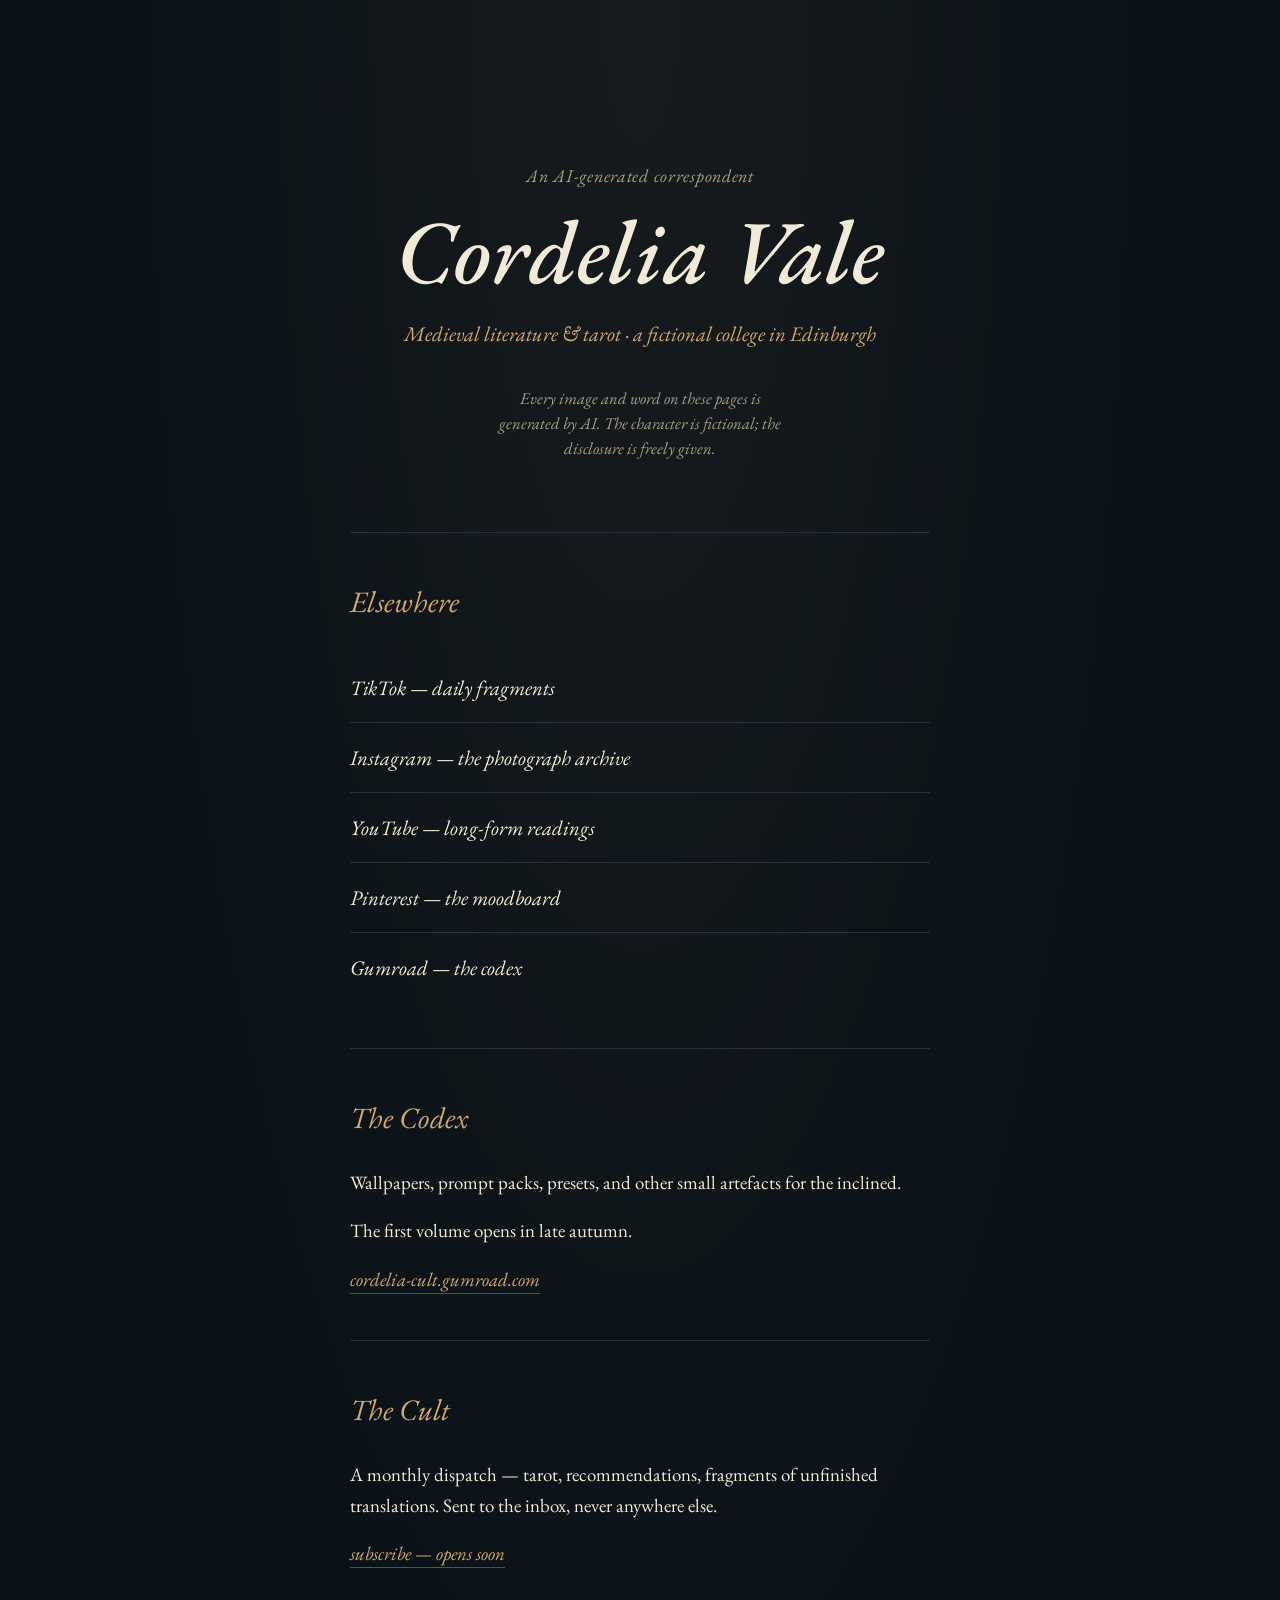
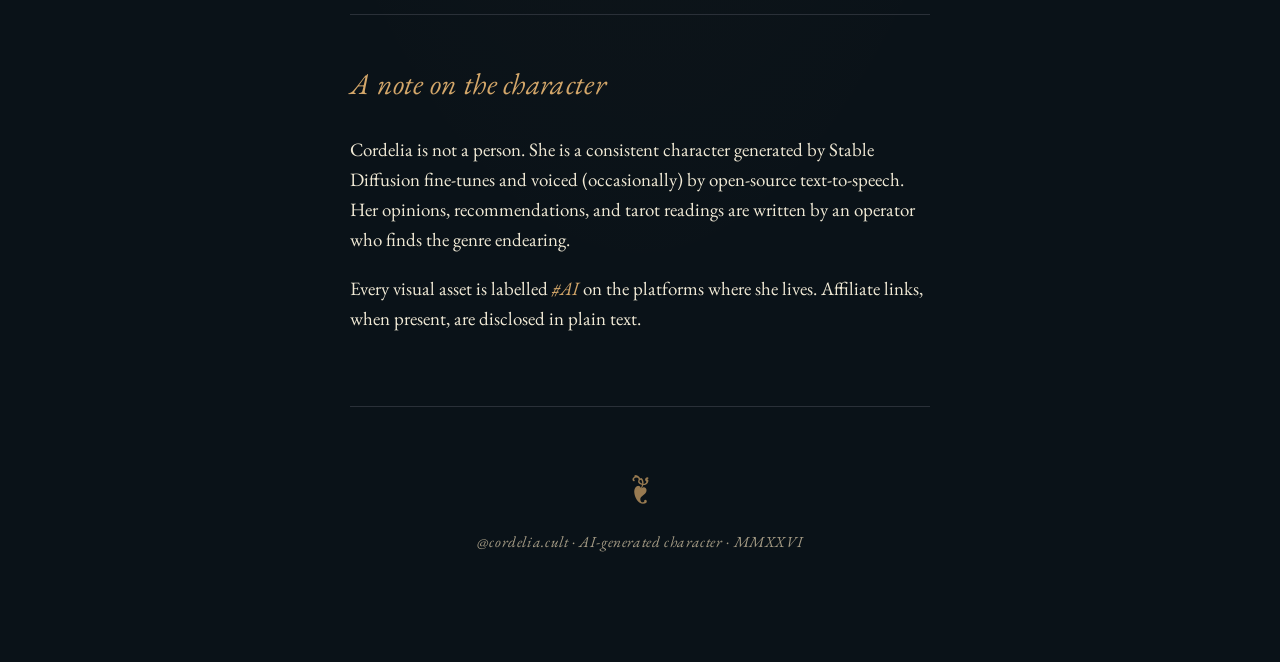
<file: index.html>
<!DOCTYPE html>
<html lang="en">
<head>
  <meta charset="UTF-8">
  <meta name="viewport" content="width=device-width, initial-scale=1">
  <title>Cordelia Vale &middot; @cordelia.cult</title>
  <meta name="description" content="Dark academia, medieval literature, tarot. An AI-generated correspondent. The cult convenes here.">
  <meta name="theme-color" content="#0a1218">

  <meta property="og:title" content="Cordelia Vale &middot; @cordelia.cult">
  <meta property="og:description" content="Dark academia, medieval literature, tarot. An AI-generated correspondent.">
  <meta property="og:type" content="profile">
  <meta name="twitter:card" content="summary">

  <link rel="preconnect" href="https://fonts.googleapis.com">
  <link rel="preconnect" href="https://fonts.gstatic.com" crossorigin>
  <link href="https://fonts.googleapis.com/css2?family=EB+Garamond:ital,wght@0,400;0,500;0,700;1,400;1,700&display=swap" rel="stylesheet">
  <link rel="stylesheet" href="styles.css">
</head>
<body>
  <main>

    <header class="hero">
      <p class="eyebrow">An AI-generated correspondent</p>
      <h1>Cordelia Vale</h1>
      <p class="tagline">Medieval literature &amp; tarot &middot; a fictional college in Edinburgh</p>
      <p class="disclosure">Every image and word on these pages is generated by AI. The character is fictional; the disclosure is freely given.</p>
    </header>

    <section>
      <h2>Elsewhere</h2>
      <ul class="links">
        <li><a href="https://www.tiktok.com/@cordelia.cult" rel="me">TikTok &mdash; daily fragments</a></li>
        <li><a href="https://www.instagram.com/cordelia.cult" rel="me">Instagram &mdash; the photograph archive</a></li>
        <li><a href="https://www.youtube.com/@cordelia.cult" rel="me">YouTube &mdash; long-form readings</a></li>
        <li><a href="https://www.pinterest.co.uk/cordeliacult/" rel="me">Pinterest &mdash; the moodboard</a></li>
        <li><a href="https://cordelia-cult.gumroad.com" rel="me">Gumroad &mdash; the codex</a></li>
      </ul>
    </section>

    <section>
      <h2>The Codex</h2>
      <p>Wallpapers, prompt packs, presets, and other small artefacts for the inclined.</p>
      <p>The first volume opens in late autumn.</p>
      <p><a href="https://cordelia-cult.gumroad.com" class="quiet-link">cordelia-cult.gumroad.com</a></p>
    </section>

    <section>
      <h2>The Cult</h2>
      <p>A monthly dispatch &mdash; tarot, recommendations, fragments of unfinished translations. Sent to the inbox, never anywhere else.</p>
      <p><a href="https://thecult.beehiiv.com" class="quiet-link">subscribe &mdash; opens soon</a></p>
    </section>

    <section>
      <h2>A note on the character</h2>
      <p>Cordelia is not a person. She is a consistent character generated by Stable Diffusion fine-tunes and voiced (occasionally) by open-source text-to-speech. Her opinions, recommendations, and tarot readings are written by an operator who finds the genre endearing.</p>
      <p>Every visual asset is labelled <em>#AI</em> on the platforms where she lives. Affiliate links, when present, are disclosed in plain text.</p>
    </section>

    <footer>
      <p class="ornament">&#10086;</p>
      <p class="footer-text">@cordelia.cult &middot; AI-generated character &middot; MMXXVI</p>
    </footer>

  </main>
</body>
</html>
</file>
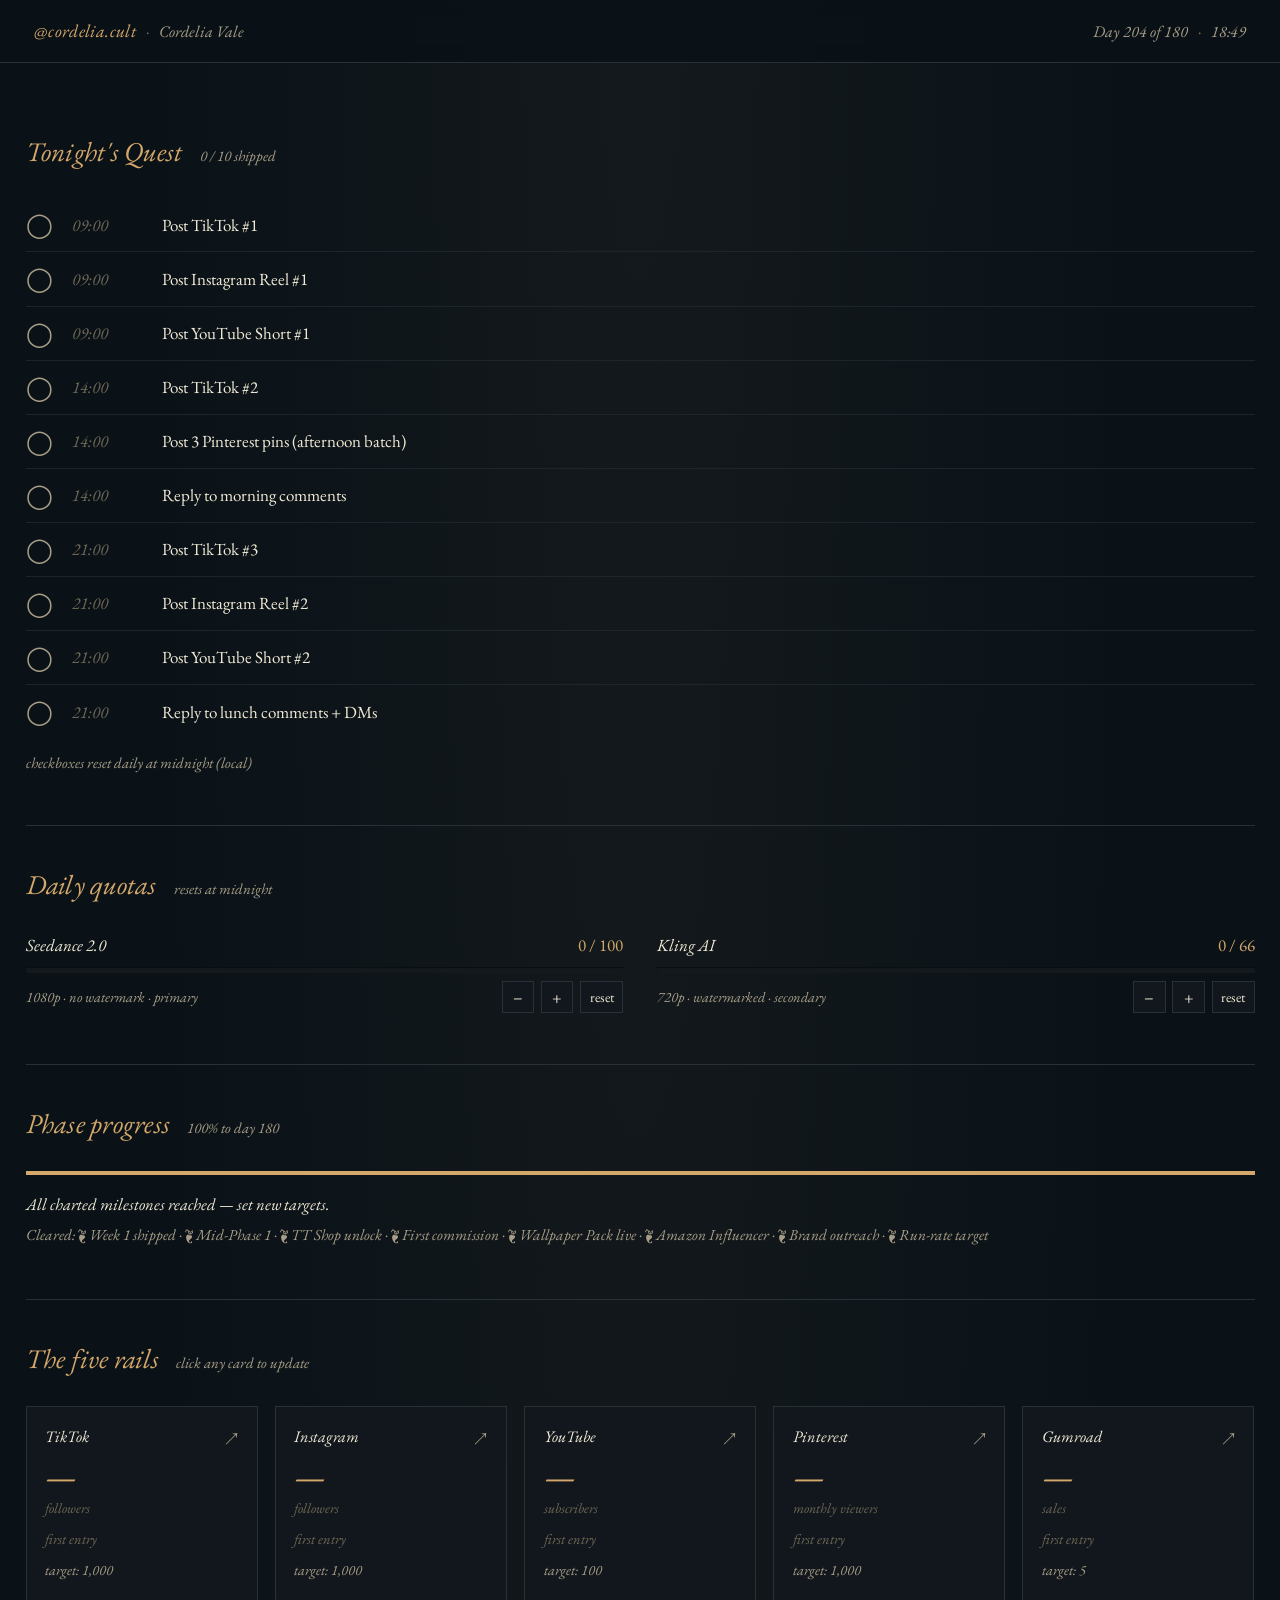
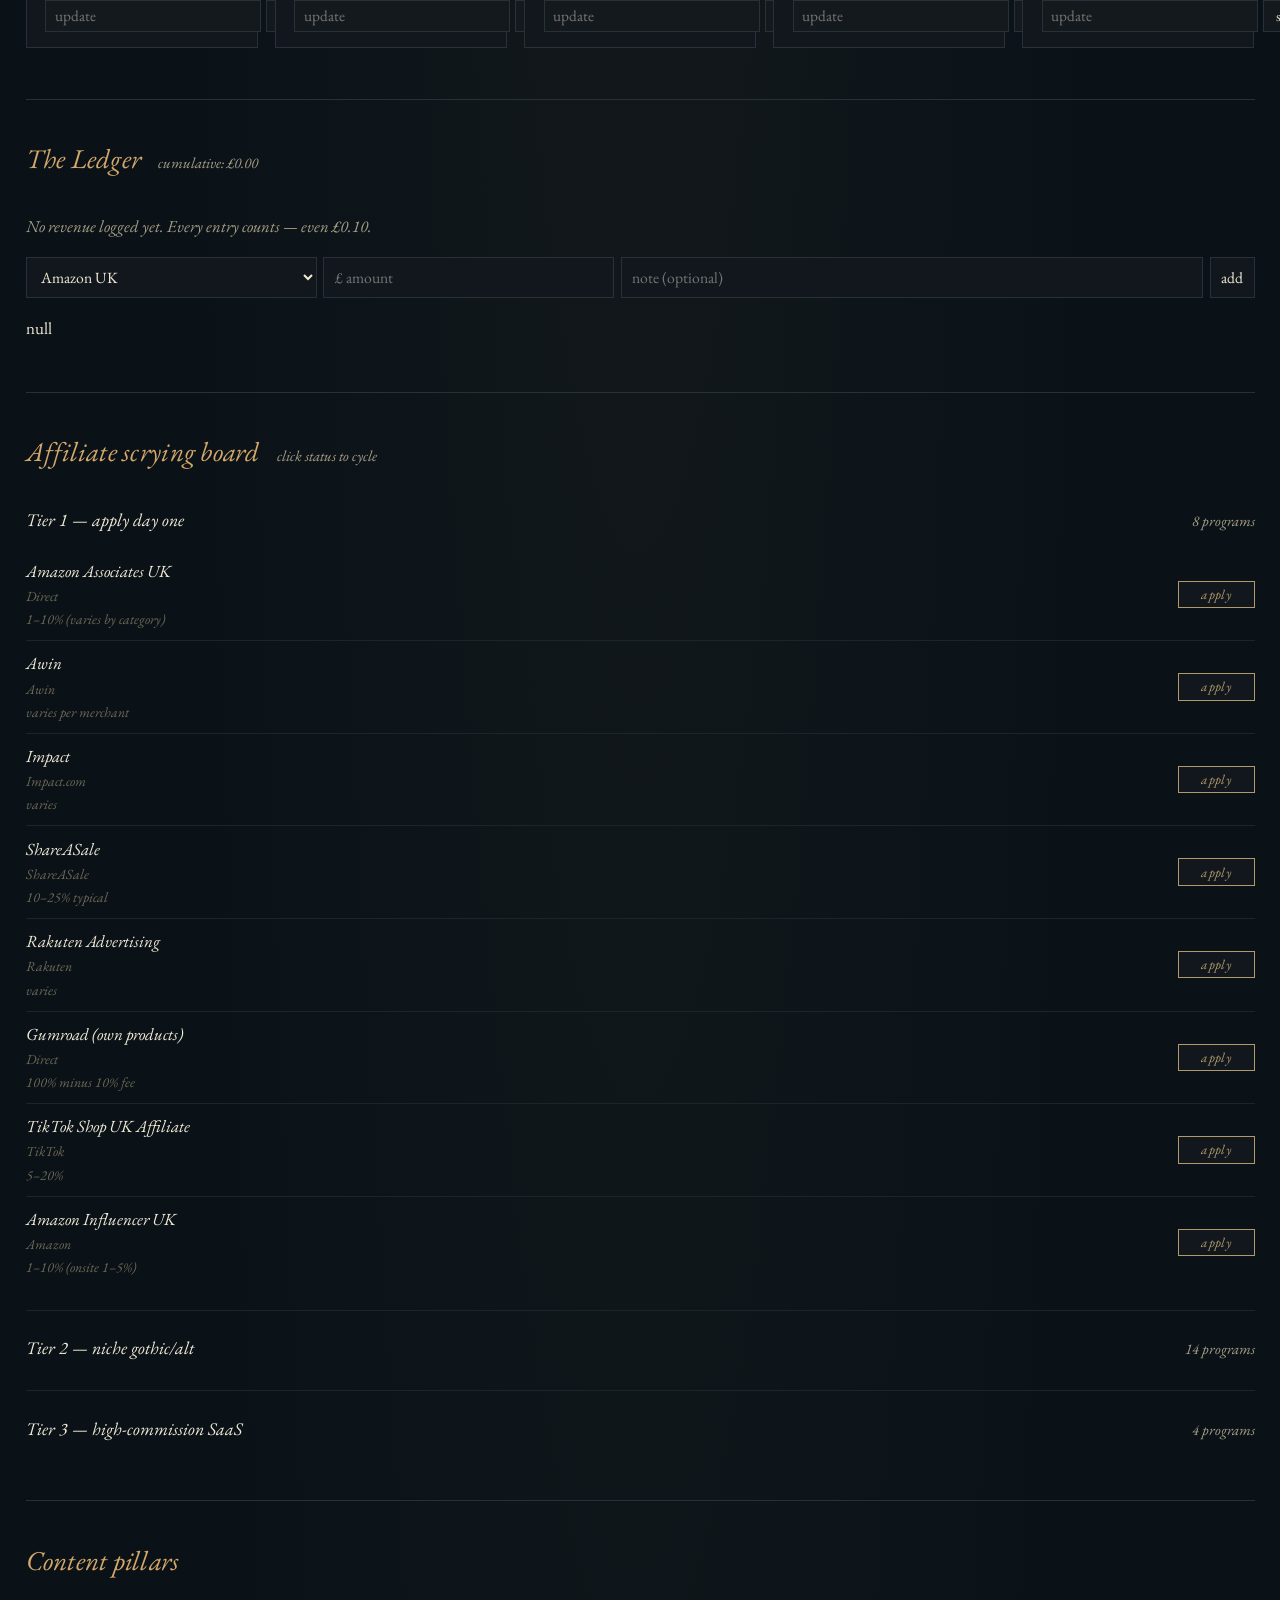
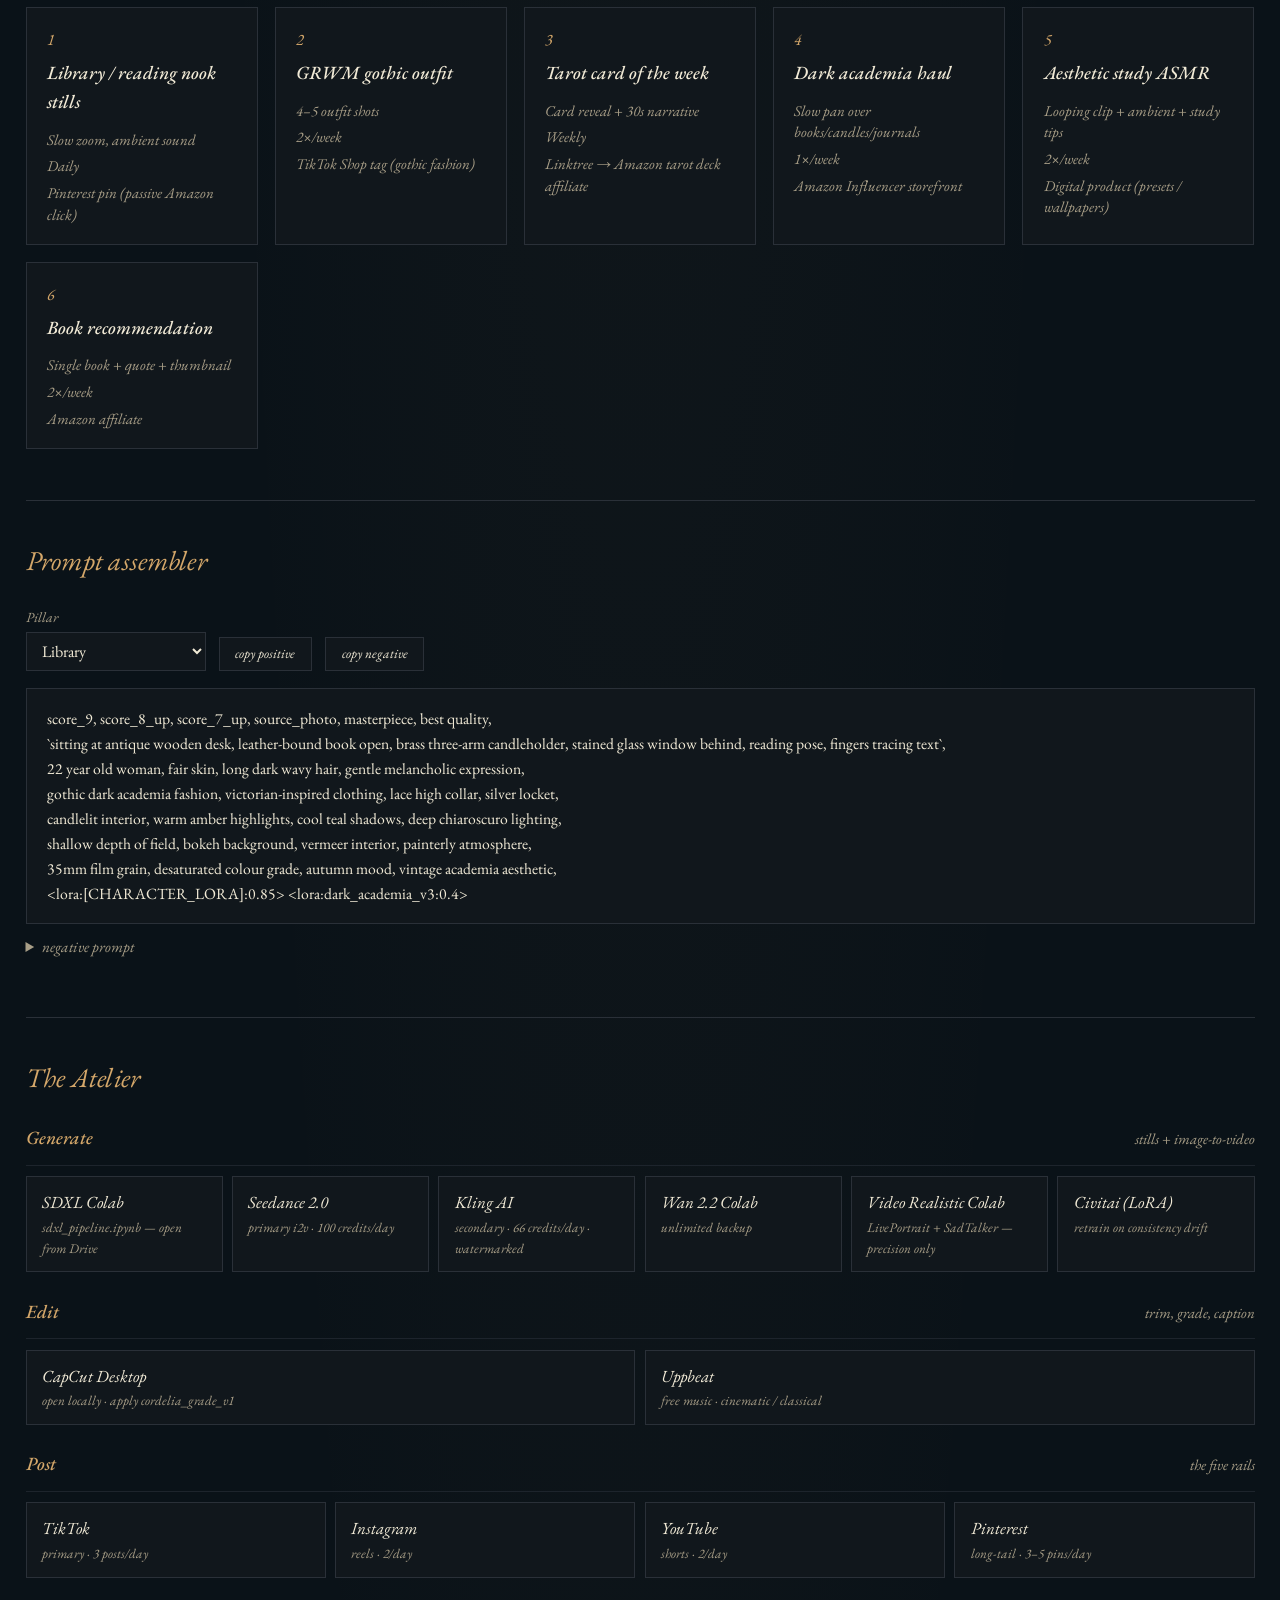
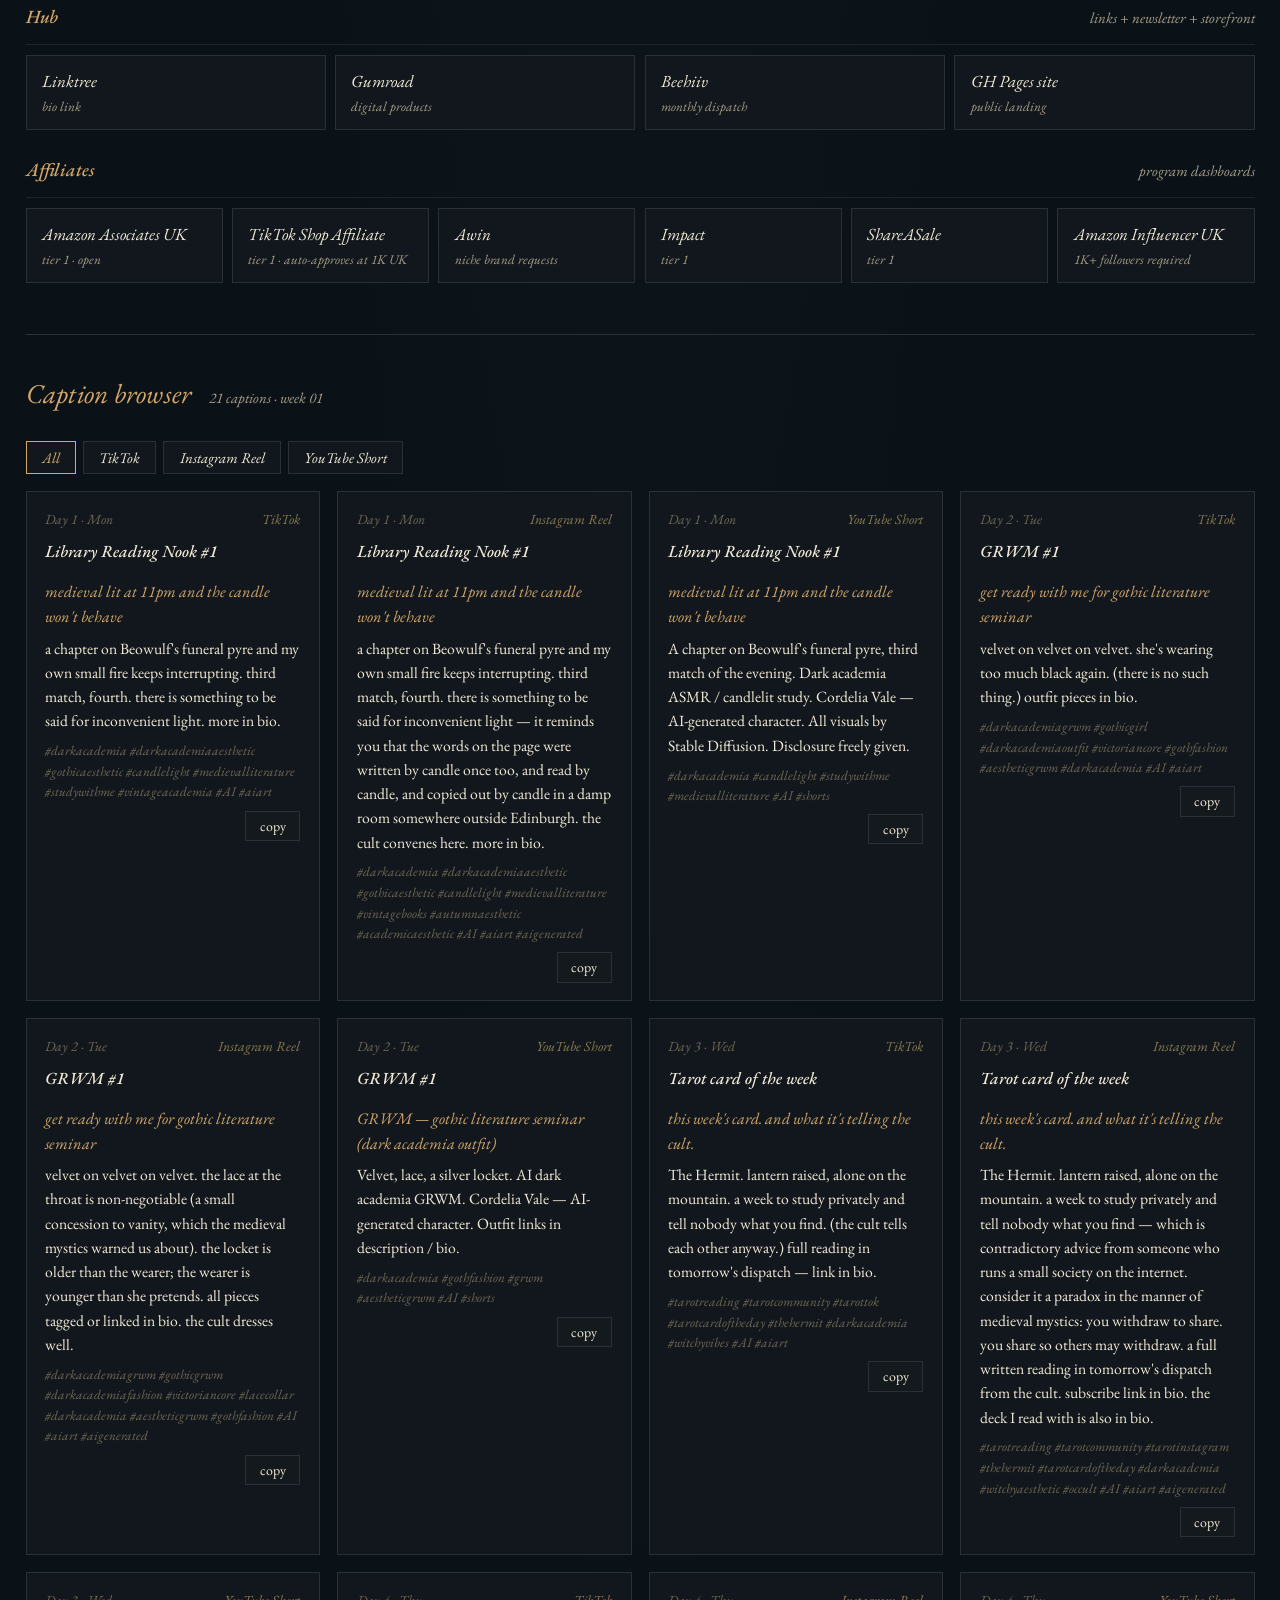
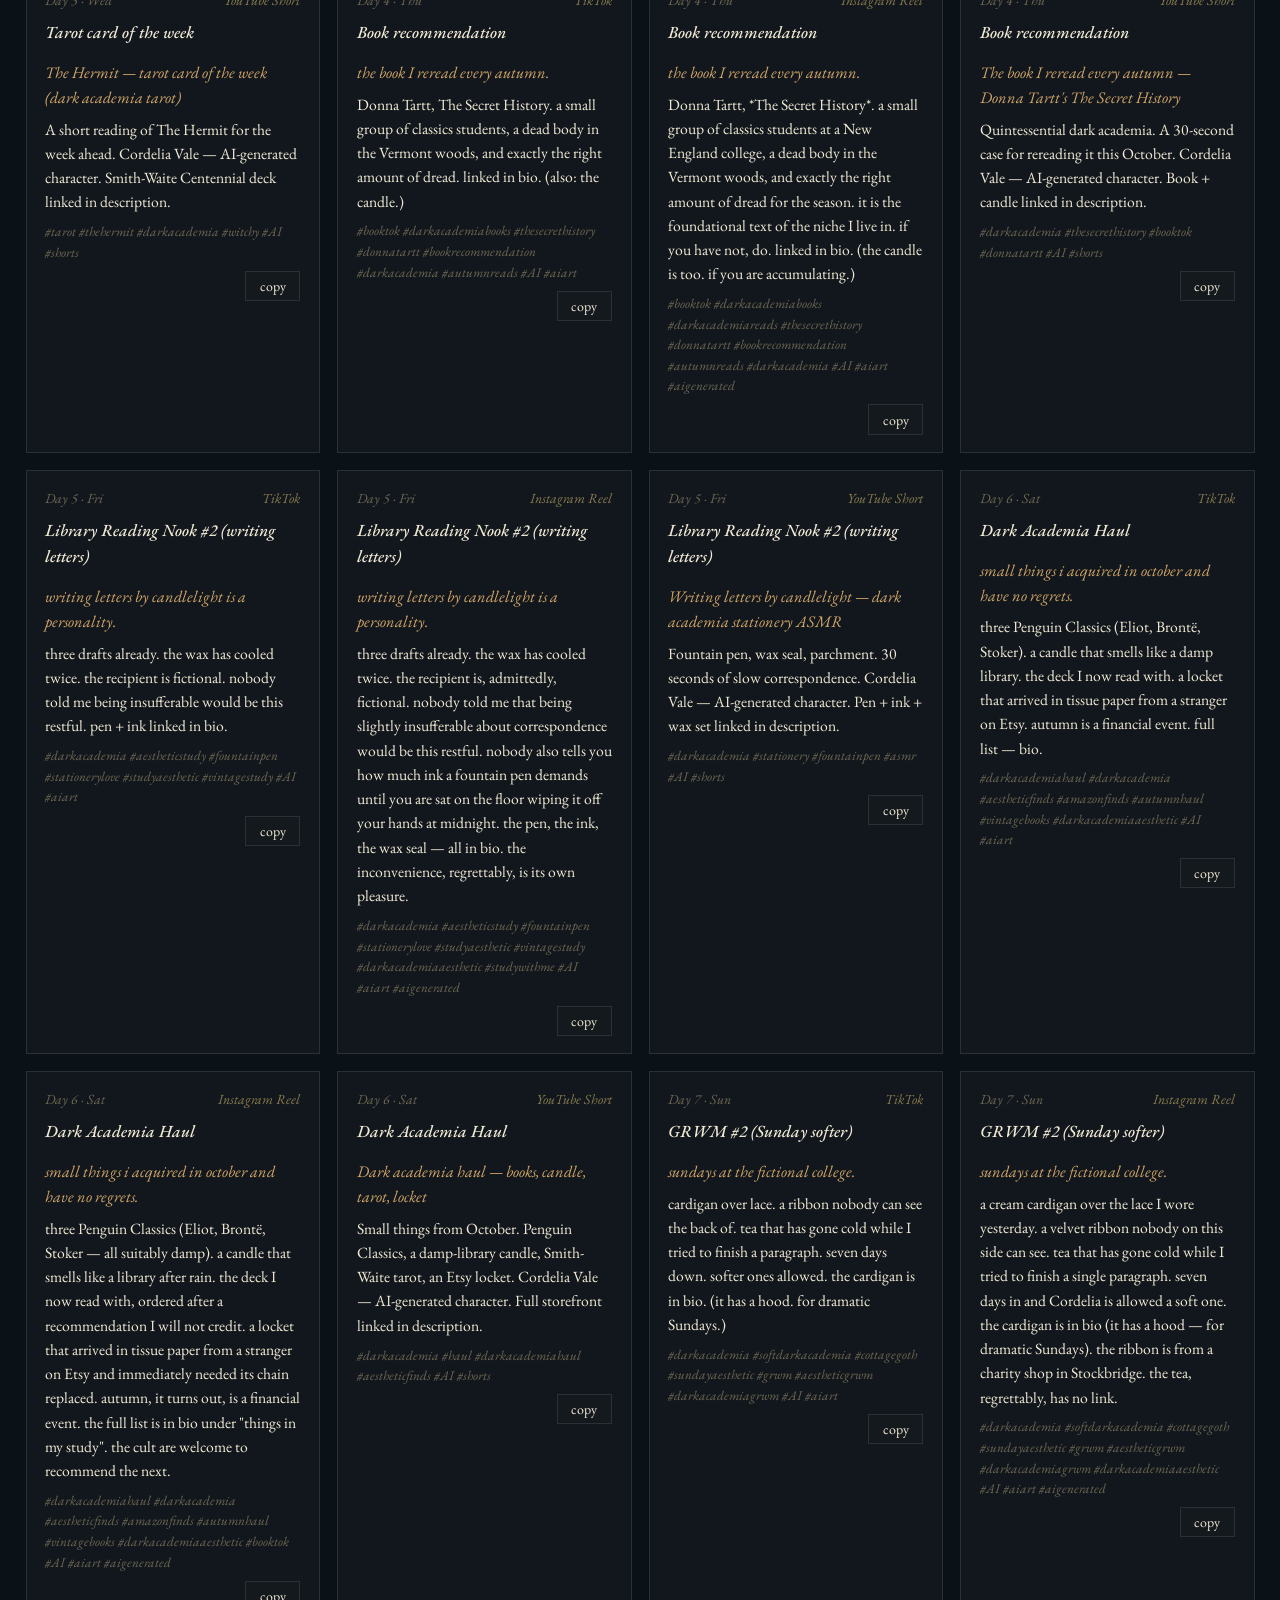
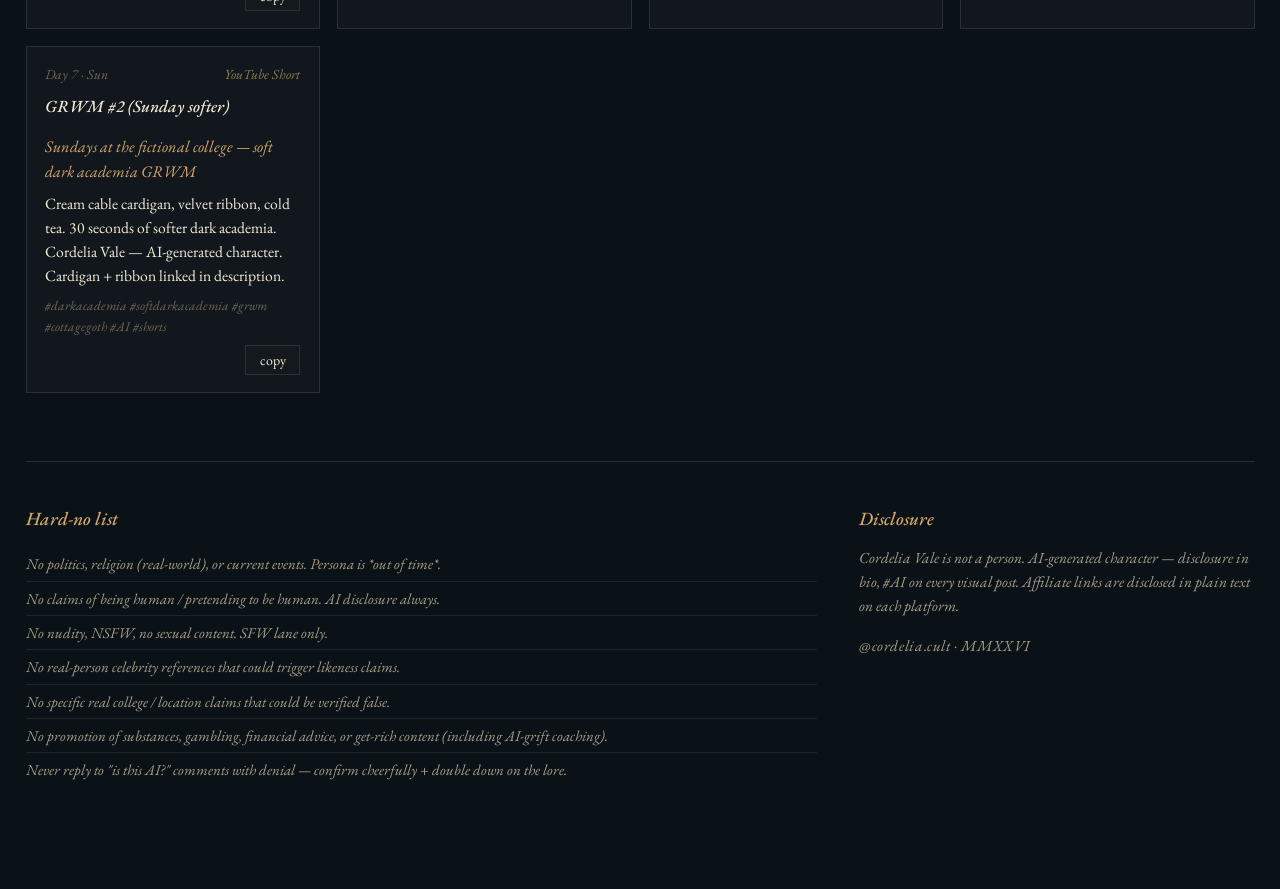
<file: command/index.html>
<!DOCTYPE html>
<html lang="en">
<head>
  <meta charset="UTF-8">
  <meta name="viewport" content="width=device-width, initial-scale=1">
  <title>Cordelia Command</title>
  <meta name="description" content="Local operator dashboard for @cordelia.cult.">
  <meta name="theme-color" content="#0a1218">
  <meta name="robots" content="noindex, nofollow">

  <link rel="preconnect" href="https://fonts.googleapis.com">
  <link rel="preconnect" href="https://fonts.gstatic.com" crossorigin>
  <link href="https://fonts.googleapis.com/css2?family=EB+Garamond:ital,wght@0,400;0,500;0,700;1,400;1,500;1,700&display=swap" rel="stylesheet">
  <link rel="stylesheet" href="styles.css">
</head>
<body>

  <div id="status-bar">
    <div class="status-left"><span class="status-handle">loading…</span></div>
    <div class="status-right"></div>
  </div>

  <main>

    <section id="quest"></section>
    <section id="quota"></section>
    <section id="phase"></section>
    <section id="platforms"></section>
    <section id="ledger"></section>
    <section id="affiliates"></section>
    <section id="pillars"></section>
    <section id="prompts"></section>
    <section id="atelier"></section>
    <section id="captions"></section>

    <footer id="footer-panel"></footer>

  </main>

  <script type="module" src="app.js"></script>
</body>
</html>
</file>
<file: styles.css>
:root {
  --bg: #0a1218;
  --bg-warmer: #14191e;
  --text: #f1ead6;
  --text-dim: #a89e87;
  --accent: #d4a76a;
  --rule: #2a3038;
  --serif: 'EB Garamond', Garamond, 'Cormorant Garamond', 'Times New Roman', serif;
}

* {
  margin: 0;
  padding: 0;
  box-sizing: border-box;
}

html {
  font-size: 18px;
  background: var(--bg);
}

body {
  font-family: var(--serif);
  color: var(--text);
  background: var(--bg);
  background-image: radial-gradient(ellipse at 50% 0%, rgba(212, 167, 106, 0.06) 0%, transparent 60%);
  line-height: 1.6;
  min-height: 100vh;
  padding: 2rem 1.5rem 4rem;
  -webkit-font-smoothing: antialiased;
}

main {
  max-width: 580px;
  margin: 0 auto;
}

.hero {
  text-align: center;
  padding: 4rem 0 3rem;
  border-bottom: 1px solid var(--rule);
}

.eyebrow {
  font-style: italic;
  color: var(--text-dim);
  font-size: 1rem;
  letter-spacing: 0.04em;
  margin-bottom: 0.75rem;
}

h1 {
  font-style: italic;
  font-weight: 500;
  font-size: clamp(3rem, 9vw, 4.5rem);
  letter-spacing: 0.005em;
  line-height: 1.05;
  margin-bottom: 1rem;
}

.tagline {
  font-size: 1.15rem;
  color: var(--accent);
  margin-bottom: 2rem;
  font-style: italic;
}

.disclosure {
  font-size: 0.92rem;
  color: var(--text-dim);
  font-style: italic;
  max-width: 38ch;
  margin: 0 auto;
  line-height: 1.5;
}

section {
  margin-top: 2.5rem;
  padding-top: 2.5rem;
  border-top: 1px solid var(--rule);
}

section:first-of-type {
  border-top: none;
  margin-top: 0;
  padding-top: 2.5rem;
}

h2 {
  font-style: italic;
  font-weight: 400;
  font-size: 1.65rem;
  margin-bottom: 1.5rem;
  color: var(--accent);
  letter-spacing: 0.01em;
}

p {
  margin-bottom: 1rem;
  font-size: 1.05rem;
}

p:last-child {
  margin-bottom: 0;
}

em {
  color: var(--accent);
  font-style: italic;
}

.links {
  list-style: none;
}

.links li {
  border-bottom: 1px solid var(--rule);
}

.links li:last-child {
  border-bottom: none;
}

.links a {
  color: var(--text);
  text-decoration: none;
  font-size: 1.15rem;
  font-style: italic;
  display: block;
  padding: 1rem 0;
  transition: color 0.25s ease, padding-left 0.25s ease;
}

.links a:hover {
  color: var(--accent);
  padding-left: 0.5rem;
}

.quiet-link {
  color: var(--accent);
  text-decoration: none;
  border-bottom: 1px solid rgba(212, 167, 106, 0.4);
  padding-bottom: 1px;
  font-style: italic;
  transition: opacity 0.2s;
}

.quiet-link:hover {
  opacity: 0.75;
}

footer {
  margin-top: 4rem;
  padding-top: 3rem;
  border-top: 1px solid var(--rule);
  text-align: center;
}

.ornament {
  font-size: 1.75rem;
  color: var(--accent);
  margin-bottom: 1rem;
  opacity: 0.7;
}

.footer-text {
  font-size: 0.85rem;
  color: var(--text-dim);
  font-style: italic;
  letter-spacing: 0.04em;
}

@media (min-width: 720px) {
  body {
    padding: 4rem 2rem 6rem;
  }

  .hero {
    padding: 5rem 0 4rem;
  }

  h1 {
    font-size: 5rem;
  }
}

@media (prefers-reduced-motion: reduce) {
  .links a {
    transition: none;
  }
}
</file>
<file: command/styles.css>
/* ============================================================
   Cordelia Command — dashboard styles
   Inherits the gh-pages palette; extends into a dense grid UI.
   ============================================================ */

:root {
  --bg:           #0a1218;
  --bg-warmer:    #14191e;
  --bg-card:      #11171c;
  --bg-card-hi:   #161d24;
  --text:         #f1ead6;
  --text-dim:     #a89e87;
  --text-faint:   #6f6855;
  --accent:       #d4a76a;
  --accent-dim:   #8a7c4f;
  --rule:         #2a3038;
  --rule-soft:    #1d242c;
  --status-apply: #b09a6c;
  --status-wait:  #8b6e3d;
  --status-live:  #d4a76a;
  --status-rej:   #8a4a4a;
  --serif: 'EB Garamond', Garamond, 'Cormorant Garamond', 'Times New Roman', serif;
}

* { margin: 0; padding: 0; box-sizing: border-box; }

html { font-size: 17px; background: var(--bg); }

body {
  font-family: var(--serif);
  color: var(--text);
  background: var(--bg);
  background-image: radial-gradient(ellipse at 50% -10%, rgba(212, 167, 106, 0.05) 0%, transparent 55%);
  line-height: 1.55;
  min-height: 100vh;
  -webkit-font-smoothing: antialiased;
  padding-bottom: 4rem;
}

button, input, select, textarea {
  font-family: inherit;
  color: inherit;
  background: transparent;
  border: 1px solid var(--rule);
  border-radius: 0;
}

button { cursor: pointer; transition: color 0.18s ease, border-color 0.18s ease, background 0.18s ease; }
button:hover { color: var(--accent); border-color: var(--accent-dim); }
button.copied { color: var(--accent); border-color: var(--accent); }

a { color: var(--text); text-decoration: none; }
a:hover { color: var(--accent); }

/* ===== Status bar (sticky) ===== */
#status-bar {
  position: sticky;
  top: 0;
  z-index: 50;
  display: flex;
  justify-content: space-between;
  align-items: baseline;
  padding: 1rem 2rem;
  background: rgba(10, 18, 24, 0.94);
  backdrop-filter: blur(10px);
  -webkit-backdrop-filter: blur(10px);
  border-bottom: 1px solid var(--rule);
}
.status-left, .status-right { display: flex; gap: 0.6rem; align-items: baseline; }
.status-handle { font-style: italic; color: var(--accent); font-size: 1.05rem; letter-spacing: 0.02em; }
.status-persona, .status-day, .status-clock { color: var(--text-dim); font-size: 0.95rem; font-style: italic; }
.status-sep { color: var(--text-faint); }

/* ===== Layout ===== */
main {
  max-width: 1280px;
  margin: 0 auto;
  padding: 2rem 1.5rem;
}

section {
  margin-top: 3rem;
  padding-top: 2.25rem;
  border-top: 1px solid var(--rule);
}
section:first-of-type { margin-top: 1.5rem; padding-top: 0.5rem; border-top: none; }

.section-head {
  display: flex;
  align-items: baseline;
  gap: 1rem;
  margin-bottom: 1.5rem;
  flex-wrap: wrap;
}
h2 {
  font-style: italic;
  font-weight: 400;
  font-size: 1.6rem;
  color: var(--accent);
  letter-spacing: 0.01em;
}
.section-meta {
  color: var(--text-dim);
  font-size: 0.88rem;
  font-style: italic;
}
.section-note {
  color: var(--text-dim);
  font-style: italic;
  font-size: 0.88rem;
  margin-top: 0.75rem;
}

h3 {
  font-style: italic;
  font-weight: 500;
  font-size: 1.1rem;
  color: var(--text);
  margin-bottom: 0.4rem;
}

p { font-size: 0.98rem; }

/* ===== 2. Quest ===== */
.quest-list { list-style: none; }
.quest-item {
  display: grid;
  grid-template-columns: 2rem 4.5rem 1fr;
  gap: 0.75rem;
  align-items: center;
  padding: 0.65rem 0;
  border-bottom: 1px solid var(--rule-soft);
}
.quest-item:last-child { border-bottom: none; }
.quest-check {
  font-size: 1.4rem;
  border: none;
  padding: 0;
  color: var(--text-dim);
  background: transparent;
  width: 2rem;
  text-align: left;
}
.quest-check:hover { color: var(--accent); border: none; }
.quest-time {
  font-variant-numeric: tabular-nums;
  color: var(--text-faint);
  font-style: italic;
}
.quest-label { color: var(--text); }
.quest-item.done .quest-check { color: var(--accent); }
.quest-item.done .quest-label { color: var(--text-dim); text-decoration: line-through; text-decoration-color: var(--text-faint); }
.quest-item.done .quest-time { color: var(--text-faint); }

/* ===== 3. Quota ===== */
.quota-grid {
  display: grid;
  grid-template-columns: 1fr 1fr;
  gap: 2rem;
}
.quota-row { display: flex; flex-direction: column; gap: 0.5rem; }
.quota-label { display: flex; justify-content: space-between; align-items: baseline; }
.quota-name { font-style: italic; }
.quota-count { color: var(--accent); font-variant-numeric: tabular-nums; }
.quota-bar {
  height: 6px;
  background: var(--bg-warmer);
  box-shadow: inset 0 1px 1px rgba(0, 0, 0, 0.5);
  overflow: hidden;
}
.quota-fill {
  height: 100%;
  background: var(--accent);
  transition: width 0.3s ease;
}
.quota-meta { display: flex; justify-content: space-between; align-items: center; }
.quota-hint { color: var(--text-dim); font-size: 0.85rem; font-style: italic; }
.quota-buttons { display: flex; gap: 0.4rem; }
.quota-btn {
  padding: 0.25rem 0.6rem;
  font-size: 0.95rem;
  background: var(--bg-card);
}
.quota-btn.small { font-size: 0.82rem; padding: 0.25rem 0.5rem; }

/* ===== 4. Phase ===== */
.phase-bar {
  height: 4px;
  background: var(--bg-warmer);
  box-shadow: inset 0 1px 1px rgba(0, 0, 0, 0.5);
  margin-bottom: 1rem;
  overflow: hidden;
}
.phase-fill { height: 100%; background: var(--accent); transition: width 0.4s ease; }
.phase-next { font-style: italic; }
.phase-eyebrow { color: var(--text-dim); }
.phase-metric { color: var(--text-faint); }
.phase-past { color: var(--text-dim); margin-top: 0.4rem; font-size: 0.9rem; font-style: italic; }

/* ===== 5. Platforms ===== */
.platform-grid {
  display: grid;
  grid-template-columns: repeat(auto-fit, minmax(200px, 1fr));
  gap: 1rem;
}
.platform-card {
  background: var(--bg-card);
  border: 1px solid var(--rule);
  padding: 1rem 1.1rem 0.9rem;
  display: flex;
  flex-direction: column;
  gap: 0.3rem;
  transition: border-color 0.2s ease, background 0.2s ease;
}
.platform-card:hover { border-color: var(--accent-dim); background: var(--bg-card-hi); }
.platform-head { display: flex; justify-content: space-between; align-items: baseline; }
.platform-name { font-style: italic; color: var(--text); font-size: 0.95rem; }
.platform-link { color: var(--text-dim); font-size: 0.95rem; }
.platform-link:hover { color: var(--accent); }
.platform-count {
  font-size: 2.1rem;
  color: var(--accent);
  font-style: italic;
  font-variant-numeric: tabular-nums;
  line-height: 1;
  margin-top: 0.2rem;
}
.platform-unit { color: var(--text-faint); font-size: 0.82rem; font-style: italic; }
.platform-delta { font-size: 0.85rem; margin-top: 0.2rem; font-variant-numeric: tabular-nums; }
.platform-delta.up { color: var(--status-live); }
.platform-delta.down { color: var(--status-rej); }
.platform-delta.neutral { color: var(--text-faint); font-style: italic; }
.platform-next { color: var(--text-dim); font-size: 0.85rem; font-style: italic; margin-top: 0.2rem; }
.platform-edit { display: flex; gap: 0.3rem; margin-top: 0.75rem; }
.platform-edit input { flex: 1; padding: 0.3rem 0.5rem; font-size: 0.9rem; background: var(--bg-warmer); border-color: var(--rule); }
.platform-edit button { padding: 0.3rem 0.7rem; font-size: 0.85rem; background: var(--bg-warmer); }

/* ===== 6. Ledger ===== */
.ledger-totals { list-style: none; display: flex; flex-direction: column; gap: 0.25rem; margin-bottom: 1.25rem; }
.ledger-total {
  display: flex; justify-content: space-between;
  padding: 0.45rem 0.75rem;
  background: var(--bg-card);
  border: 1px solid var(--rule);
}
.ledger-stream { color: var(--text); font-style: italic; }
.ledger-sum { color: var(--accent); font-variant-numeric: tabular-nums; }
.ledger-empty { color: var(--text-dim); font-style: italic; padding: 0.5rem 0 1rem; }
.ledger-form { display: grid; grid-template-columns: 1fr 1fr 2fr auto; gap: 0.4rem; margin-bottom: 1rem; }
.ledger-form select, .ledger-form input, .ledger-form button {
  padding: 0.45rem 0.6rem;
  background: var(--bg-card);
  font-size: 0.92rem;
}
.ledger-details summary { cursor: pointer; color: var(--text-dim); font-style: italic; font-size: 0.9rem; padding: 0.3rem 0; }
.ledger-details summary:hover { color: var(--accent); }
.ledger-entries { list-style: none; margin-top: 0.5rem; }
.ledger-entry {
  display: grid;
  grid-template-columns: 6rem 8rem 5rem 1fr 1.5rem;
  gap: 0.5rem;
  align-items: center;
  padding: 0.35rem 0.5rem;
  font-size: 0.85rem;
  border-bottom: 1px solid var(--rule-soft);
}
.ledger-entry .ledger-ts { color: var(--text-faint); font-variant-numeric: tabular-nums; }
.ledger-entry .ledger-amount { color: var(--accent); font-variant-numeric: tabular-nums; }
.ledger-entry .ledger-note { color: var(--text-dim); font-style: italic; }
.ledger-del { border: none; color: var(--text-faint); padding: 0; }
.ledger-del:hover { color: var(--status-rej); border: none; }

/* ===== 7. Affiliates ===== */
.affiliate-block { margin-bottom: 1.25rem; border-top: 1px solid var(--rule-soft); padding-top: 1rem; }
.affiliate-block:first-of-type { border-top: none; padding-top: 0; }
.affiliate-block summary {
  cursor: pointer;
  font-style: italic;
  color: var(--text);
  font-size: 1.05rem;
  display: flex; justify-content: space-between; align-items: baseline;
  padding: 0.4rem 0;
}
.affiliate-block summary:hover { color: var(--accent); }
.affiliate-list { list-style: none; margin-top: 0.5rem; }
.affiliate-row {
  display: flex; justify-content: space-between; align-items: center;
  gap: 1rem;
  padding: 0.55rem 0;
  border-bottom: 1px solid var(--rule-soft);
}
.affiliate-row:last-child { border-bottom: none; }
.affiliate-main { display: flex; flex-direction: column; gap: 0.1rem; flex: 1; }
.affiliate-name { color: var(--text); font-style: italic; }
.affiliate-network, .affiliate-commission { color: var(--text-faint); font-size: 0.82rem; font-style: italic; }
.status-badge {
  font-size: 0.78rem;
  padding: 0.25rem 0.65rem;
  text-transform: lowercase;
  font-style: italic;
  letter-spacing: 0.03em;
  min-width: 4.5rem;
  text-align: center;
  background: var(--bg-card);
}
.status-empty { color: var(--text-faint); border-color: var(--rule); }
.status-apply { color: var(--status-apply); border-color: var(--status-apply); }
.status-wait  { color: var(--status-wait);  border-color: var(--status-wait); }
.status-live  { color: var(--status-live);  border-color: var(--status-live); }
.status-reject{ color: var(--status-rej);   border-color: var(--status-rej); }

/* ===== 8. Pillars ===== */
.pillar-grid {
  display: grid;
  grid-template-columns: repeat(auto-fit, minmax(220px, 1fr));
  gap: 1rem;
}
.pillar-card {
  background: var(--bg-card);
  border: 1px solid var(--rule);
  padding: 1.1rem 1.2rem;
  display: flex; flex-direction: column; gap: 0.3rem;
}
.pillar-index { color: var(--accent); font-style: italic; font-size: 0.95rem; }
.pillar-name { color: var(--text); font-style: italic; font-size: 1.1rem; margin: 0.1rem 0 0.4rem; }
.pillar-format, .pillar-freq, .pillar-mono { color: var(--text-dim); font-size: 0.88rem; line-height: 1.45; font-style: italic; }

/* ===== 9. Prompt assembler ===== */
.prompt-controls {
  display: flex;
  gap: 0.8rem;
  align-items: end;
  margin-bottom: 1rem;
  flex-wrap: wrap;
}
.prompt-controls label { display: flex; flex-direction: column; gap: 0.2rem; }
.prompt-label { color: var(--text-dim); font-style: italic; font-size: 0.82rem; }
.prompt-controls select {
  padding: 0.4rem 0.7rem;
  background: var(--bg-card);
  font-size: 0.95rem;
  min-width: 180px;
}
.prompt-copy { padding: 0.45rem 0.9rem; background: var(--bg-card); font-style: italic; }
.prompt-output {
  background: var(--bg-card);
  border: 1px solid var(--rule);
  padding: 1rem 1.2rem;
  white-space: pre-wrap;
  word-break: break-word;
  font-family: var(--serif);
  font-size: 0.92rem;
  line-height: 1.6;
  color: var(--text);
}
.prompt-output.dim { color: var(--text-dim); font-size: 0.88rem; }
.prompt-negative summary { cursor: pointer; color: var(--text-dim); font-style: italic; padding: 0.7rem 0 0.4rem; font-size: 0.9rem; }
.prompt-negative summary:hover { color: var(--accent); }

/* ===== 10. The Atelier ===== */
.atelier-group { margin-bottom: 1.5rem; }
.atelier-group-head {
  display: flex; justify-content: space-between; align-items: baseline;
  margin-bottom: 0.6rem;
  padding-bottom: 0.3rem;
  border-bottom: 1px solid var(--rule-soft);
}
.atelier-group-head h3 { color: var(--accent); }
.tile-grid {
  display: grid;
  grid-template-columns: repeat(auto-fit, minmax(180px, 1fr));
  gap: 0.55rem;
}
.tile {
  display: flex; flex-direction: column; gap: 0.15rem;
  padding: 0.7rem 0.9rem;
  border: 1px solid var(--rule);
  background: var(--bg-card);
  transition: padding-left 0.2s ease, border-color 0.2s ease, background 0.2s ease;
}
.tile:hover { padding-left: 1.2rem; border-color: var(--accent-dim); background: var(--bg-card-hi); color: var(--text); }
.tile:hover .tile-label { color: var(--accent); }
.tile-label { font-style: italic; font-size: 1rem; color: var(--text); }
.tile-note { color: var(--text-dim); font-size: 0.78rem; font-style: italic; }
.tile-disabled { opacity: 0.55; cursor: not-allowed; }

/* ===== 11. Captions ===== */
.caption-filter { display: flex; flex-wrap: wrap; gap: 0.4rem; margin-bottom: 1rem; }
.caption-tab {
  padding: 0.35rem 0.9rem;
  font-style: italic;
  font-size: 0.88rem;
  background: var(--bg-card);
}
.caption-tab.active { color: var(--accent); border-color: var(--accent); }
.caption-list { display: grid; grid-template-columns: repeat(auto-fit, minmax(280px, 1fr)); gap: 1rem; }
.caption-card {
  background: var(--bg-card);
  border: 1px solid var(--rule);
  padding: 1rem 1.1rem;
  display: flex; flex-direction: column; gap: 0.45rem;
  position: relative;
}
.caption-head { display: flex; justify-content: space-between; font-size: 0.82rem; color: var(--text-dim); font-style: italic; }
.caption-day { color: var(--text-faint); }
.caption-platform { color: var(--accent-dim); }
.caption-title { font-style: italic; font-size: 1rem; color: var(--text); }
.caption-hook { color: var(--accent); font-style: italic; font-size: 0.95rem; }
.caption-body { color: var(--text); font-size: 0.92rem; line-height: 1.55; }
.caption-hashtags { color: var(--text-faint); font-size: 0.78rem; font-style: italic; word-break: break-word; }
.caption-copy {
  align-self: flex-end;
  padding: 0.3rem 0.8rem;
  font-size: 0.82rem;
  background: var(--bg-warmer);
}

/* ===== 12. Footer ===== */
#footer-panel {
  margin-top: 4rem;
  padding-top: 2.5rem;
  border-top: 1px solid var(--rule);
}
.footer-cols {
  display: grid;
  grid-template-columns: 2fr 1fr;
  gap: 2.5rem;
}
.footer-col h3 { color: var(--accent); margin-bottom: 0.8rem; }
.hard-nos { list-style: none; }
.hard-nos li {
  color: var(--text-dim);
  font-size: 0.88rem;
  font-style: italic;
  padding: 0.3rem 0;
  border-bottom: 1px solid var(--rule-soft);
}
.hard-nos li:last-child { border-bottom: none; }
.footer-col p { color: var(--text-dim); font-size: 0.9rem; font-style: italic; line-height: 1.55; margin-bottom: 0.6rem; }
.footer-meta { color: var(--text-faint); font-size: 0.82rem; margin-top: 1rem; letter-spacing: 0.04em; }

/* ===== Error fallback ===== */
.error { padding: 3rem 1.5rem; max-width: 580px; margin: 0 auto; }
.error h1 { color: var(--status-rej); font-style: italic; margin-bottom: 1rem; }
.error code { background: var(--bg-card); padding: 0.1rem 0.4rem; border: 1px solid var(--rule); color: var(--accent); font-family: monospace; }

/* ===== Responsive ===== */
@media (max-width: 1100px) {
  .footer-cols { grid-template-columns: 1fr; }
  .quota-grid { grid-template-columns: 1fr; }
}
@media (max-width: 720px) {
  html { font-size: 16px; }
  main { padding: 1.5rem 1rem; }
  #status-bar { padding: 0.75rem 1rem; flex-direction: column; align-items: flex-start; gap: 0.2rem; }
  .ledger-form { grid-template-columns: 1fr 1fr; }
  .ledger-form select, .ledger-form input { grid-column: span 1; }
  .ledger-form button { grid-column: span 2; }
  .ledger-entry { grid-template-columns: 1fr 1fr; grid-auto-flow: row; gap: 0.2rem 0.5rem; }
}

@media (prefers-reduced-motion: reduce) {
  * { transition: none !important; }
}
</file>
